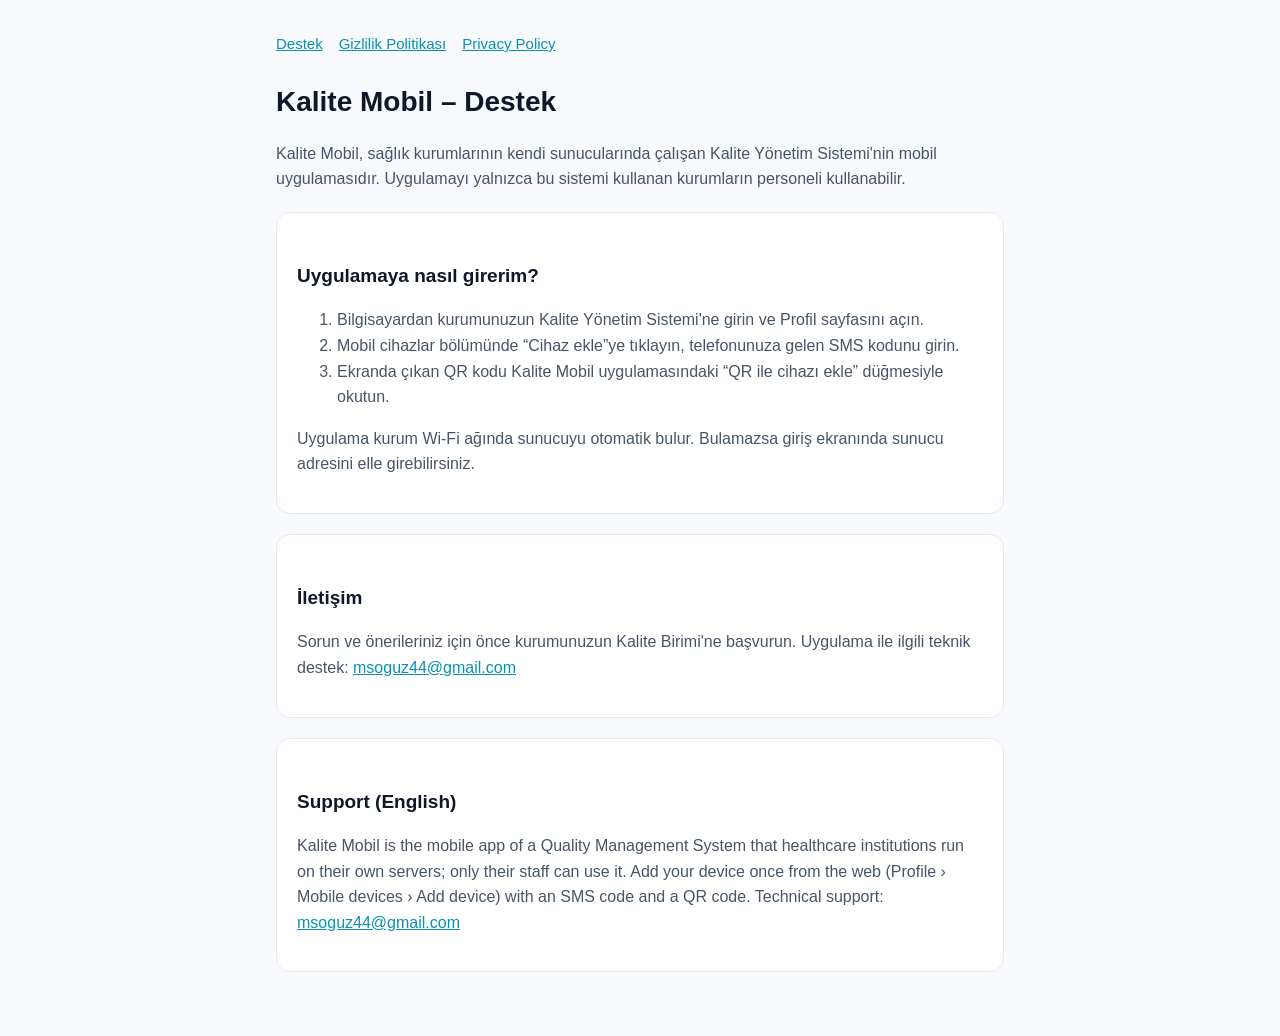
<file: index.html>
<!doctype html><html lang="tr"><head><meta charset="utf-8"><meta name="viewport" content="width=device-width,initial-scale=1"><title>Kalite Mobil Destek</title><link rel="stylesheet" href="style.css"></head><body><main>
<nav><a href="./">Destek</a><a href="gizlilik.html">Gizlilik Politikası</a><a href="privacy.html">Privacy Policy</a></nav>
<h1>Kalite Mobil – Destek</h1>
<p>Kalite Mobil, sağlık kurumlarının kendi sunucularında çalışan Kalite Yönetim Sistemi'nin mobil uygulamasıdır. Uygulamayı yalnızca bu sistemi kullanan kurumların personeli kullanabilir.</p>
<div class="card"><h2>Uygulamaya nasıl girerim?</h2><ol>
<li>Bilgisayardan kurumunuzun Kalite Yönetim Sistemi'ne girin ve Profil sayfasını açın.</li>
<li>Mobil cihazlar bölümünde “Cihaz ekle”ye tıklayın, telefonunuza gelen SMS kodunu girin.</li>
<li>Ekranda çıkan QR kodu Kalite Mobil uygulamasındaki “QR ile cihazı ekle” düğmesiyle okutun.</li></ol>
<p>Uygulama kurum Wi-Fi ağında sunucuyu otomatik bulur. Bulamazsa giriş ekranında sunucu adresini elle girebilirsiniz.</p></div>
<div class="card"><h2>İletişim</h2><p>Sorun ve önerileriniz için önce kurumunuzun Kalite Birimi'ne başvurun. Uygulama ile ilgili teknik destek: <a href="mailto:msoguz44@gmail.com">msoguz44@gmail.com</a></p></div>
<div class="card"><h2>Support (English)</h2><p>Kalite Mobil is the mobile app of a Quality Management System that healthcare institutions run on their own servers; only their staff can use it. Add your device once from the web (Profile › Mobile devices › Add device) with an SMS code and a QR code. Technical support: <a href="mailto:msoguz44@gmail.com">msoguz44@gmail.com</a></p></div>
</main></body></html>
</file>
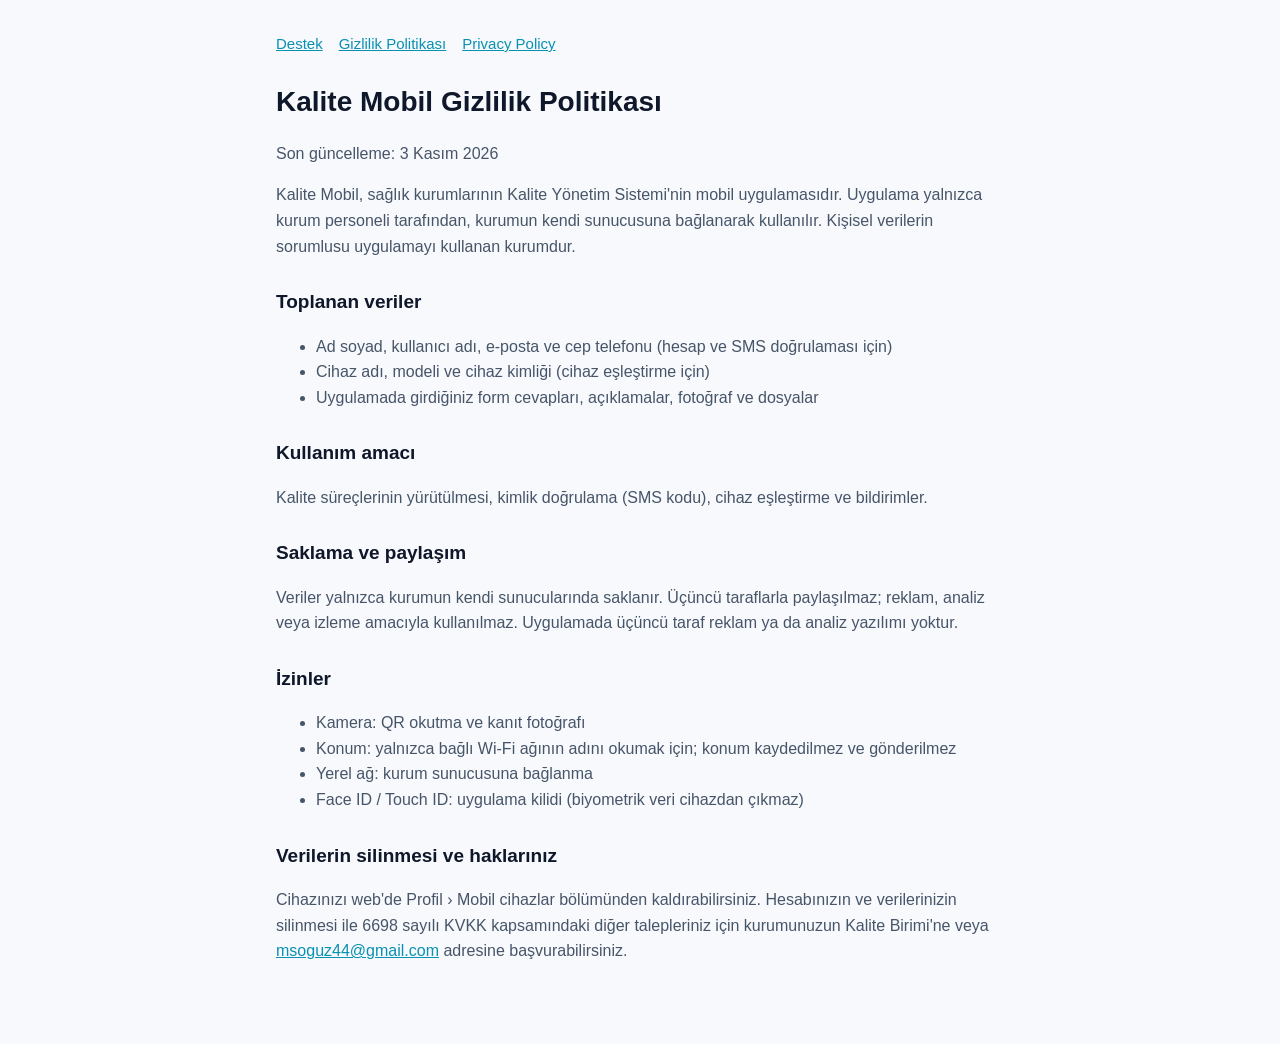
<file: gizlilik.html>
<!doctype html><html lang="tr"><head><meta charset="utf-8"><meta name="viewport" content="width=device-width,initial-scale=1"><title>Kalite Mobil Gizlilik Politikası</title><link rel="stylesheet" href="style.css"></head><body><main>
<nav><a href="./">Destek</a><a href="gizlilik.html">Gizlilik Politikası</a><a href="privacy.html">Privacy Policy</a></nav>
<h1>Kalite Mobil Gizlilik Politikası</h1><p>Son güncelleme: 3 Kasım 2026</p>
<p>Kalite Mobil, sağlık kurumlarının Kalite Yönetim Sistemi'nin mobil uygulamasıdır. Uygulama yalnızca kurum personeli tarafından, kurumun kendi sunucusuna bağlanarak kullanılır. Kişisel verilerin sorumlusu uygulamayı kullanan kurumdur.</p>
<h2>Toplanan veriler</h2><ul><li>Ad soyad, kullanıcı adı, e-posta ve cep telefonu (hesap ve SMS doğrulaması için)</li><li>Cihaz adı, modeli ve cihaz kimliği (cihaz eşleştirme için)</li><li>Uygulamada girdiğiniz form cevapları, açıklamalar, fotoğraf ve dosyalar</li></ul>
<h2>Kullanım amacı</h2><p>Kalite süreçlerinin yürütülmesi, kimlik doğrulama (SMS kodu), cihaz eşleştirme ve bildirimler.</p>
<h2>Saklama ve paylaşım</h2><p>Veriler yalnızca kurumun kendi sunucularında saklanır. Üçüncü taraflarla paylaşılmaz; reklam, analiz veya izleme amacıyla kullanılmaz. Uygulamada üçüncü taraf reklam ya da analiz yazılımı yoktur.</p>
<h2>İzinler</h2><ul><li>Kamera: QR okutma ve kanıt fotoğrafı</li><li>Konum: yalnızca bağlı Wi-Fi ağının adını okumak için; konum kaydedilmez ve gönderilmez</li><li>Yerel ağ: kurum sunucusuna bağlanma</li><li>Face ID / Touch ID: uygulama kilidi (biyometrik veri cihazdan çıkmaz)</li></ul>
<h2>Verilerin silinmesi ve haklarınız</h2><p>Cihazınızı web'de Profil › Mobil cihazlar bölümünden kaldırabilirsiniz. Hesabınızın ve verilerinizin silinmesi ile 6698 sayılı KVKK kapsamındaki diğer talepleriniz için kurumunuzun Kalite Birimi'ne veya <a href="mailto:msoguz44@gmail.com">msoguz44@gmail.com</a> adresine başvurabilirsiniz.</p>
</main></body></html>
</file>
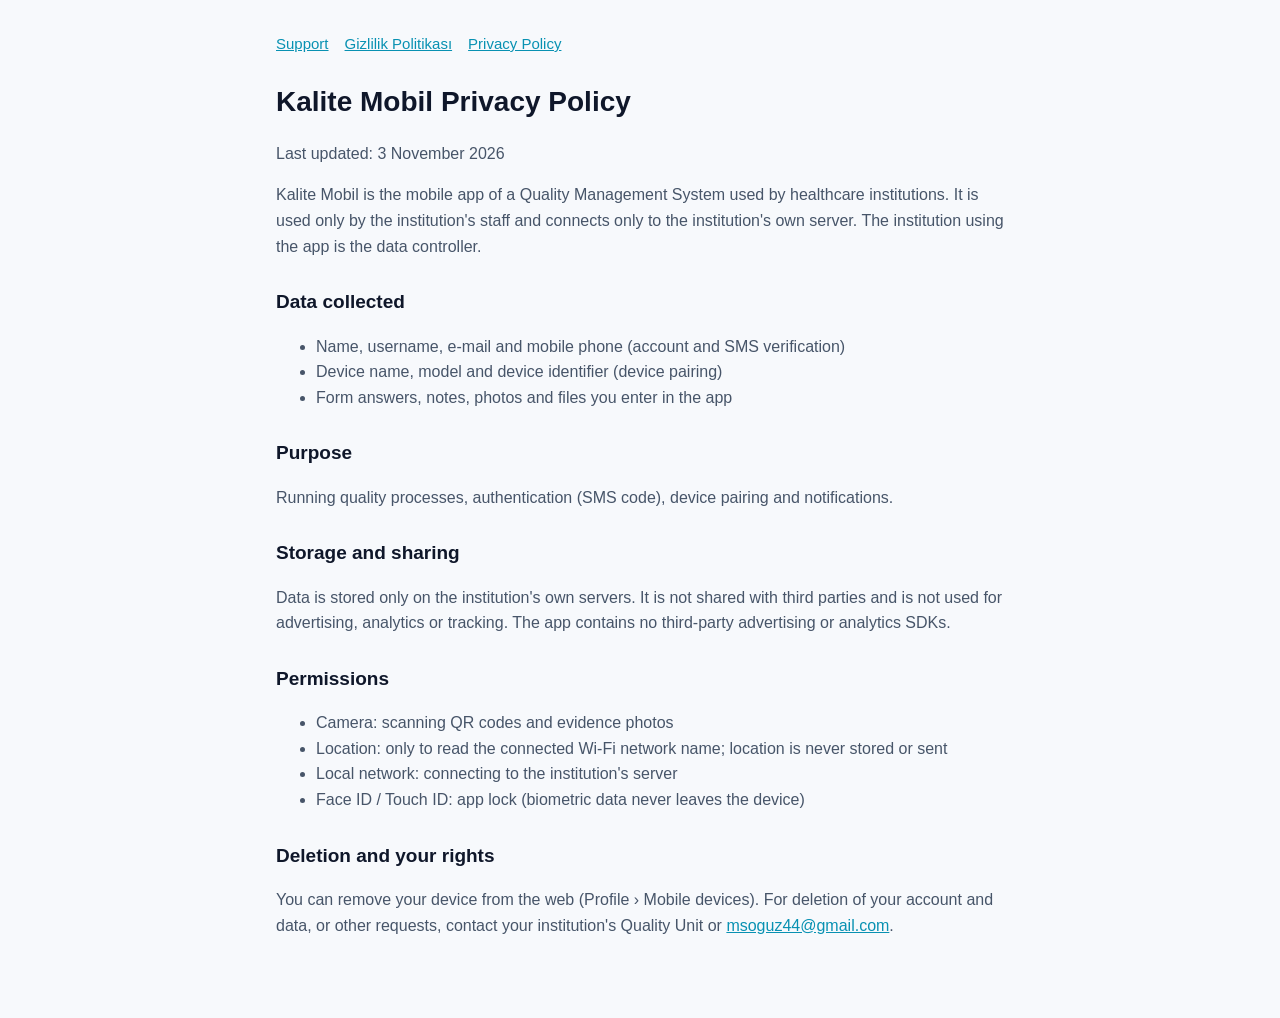
<file: privacy.html>
<!doctype html><html lang="en"><head><meta charset="utf-8"><meta name="viewport" content="width=device-width,initial-scale=1"><title>Kalite Mobil Privacy Policy</title><link rel="stylesheet" href="style.css"></head><body><main>
<nav><a href="./">Support</a><a href="gizlilik.html">Gizlilik Politikası</a><a href="privacy.html">Privacy Policy</a></nav>
<h1>Kalite Mobil Privacy Policy</h1><p>Last updated: 3 November 2026</p>
<p>Kalite Mobil is the mobile app of a Quality Management System used by healthcare institutions. It is used only by the institution's staff and connects only to the institution's own server. The institution using the app is the data controller.</p>
<h2>Data collected</h2><ul><li>Name, username, e-mail and mobile phone (account and SMS verification)</li><li>Device name, model and device identifier (device pairing)</li><li>Form answers, notes, photos and files you enter in the app</li></ul>
<h2>Purpose</h2><p>Running quality processes, authentication (SMS code), device pairing and notifications.</p>
<h2>Storage and sharing</h2><p>Data is stored only on the institution's own servers. It is not shared with third parties and is not used for advertising, analytics or tracking. The app contains no third-party advertising or analytics SDKs.</p>
<h2>Permissions</h2><ul><li>Camera: scanning QR codes and evidence photos</li><li>Location: only to read the connected Wi-Fi network name; location is never stored or sent</li><li>Local network: connecting to the institution's server</li><li>Face ID / Touch ID: app lock (biometric data never leaves the device)</li></ul>
<h2>Deletion and your rights</h2><p>You can remove your device from the web (Profile › Mobile devices). For deletion of your account and data, or other requests, contact your institution's Quality Unit or <a href="mailto:msoguz44@gmail.com">msoguz44@gmail.com</a>.</p>
</main></body></html>
</file>
<file: style.css>
:root{--bg:#f7f9fc;--fg:#0f172a;--muted:#475569;--accent:#0891b2;--card:#fff;--border:#e2e8f0}
@media (prefers-color-scheme:dark){:root{--bg:#060b18;--fg:#e2e8f0;--muted:#94a3b8;--accent:#22d3ee;--card:#0f1b2a;--border:#1e293b}}
*{box-sizing:border-box}body{margin:0;background:var(--bg);color:var(--fg);font:16px/1.6 -apple-system,BlinkMacSystemFont,"Segoe UI",Roboto,sans-serif}
main{max-width:760px;margin:0 auto;padding:32px 16px 64px}h1{font-size:28px;margin:0 0 8px}h2{font-size:19px;margin:28px 0 8px}
p,li{color:var(--muted)}a{color:var(--accent)}.card{background:var(--card);border:1px solid var(--border);border-radius:14px;padding:20px;margin-top:20px}
nav{display:flex;gap:16px;margin-bottom:24px;font-size:15px}
</file>
